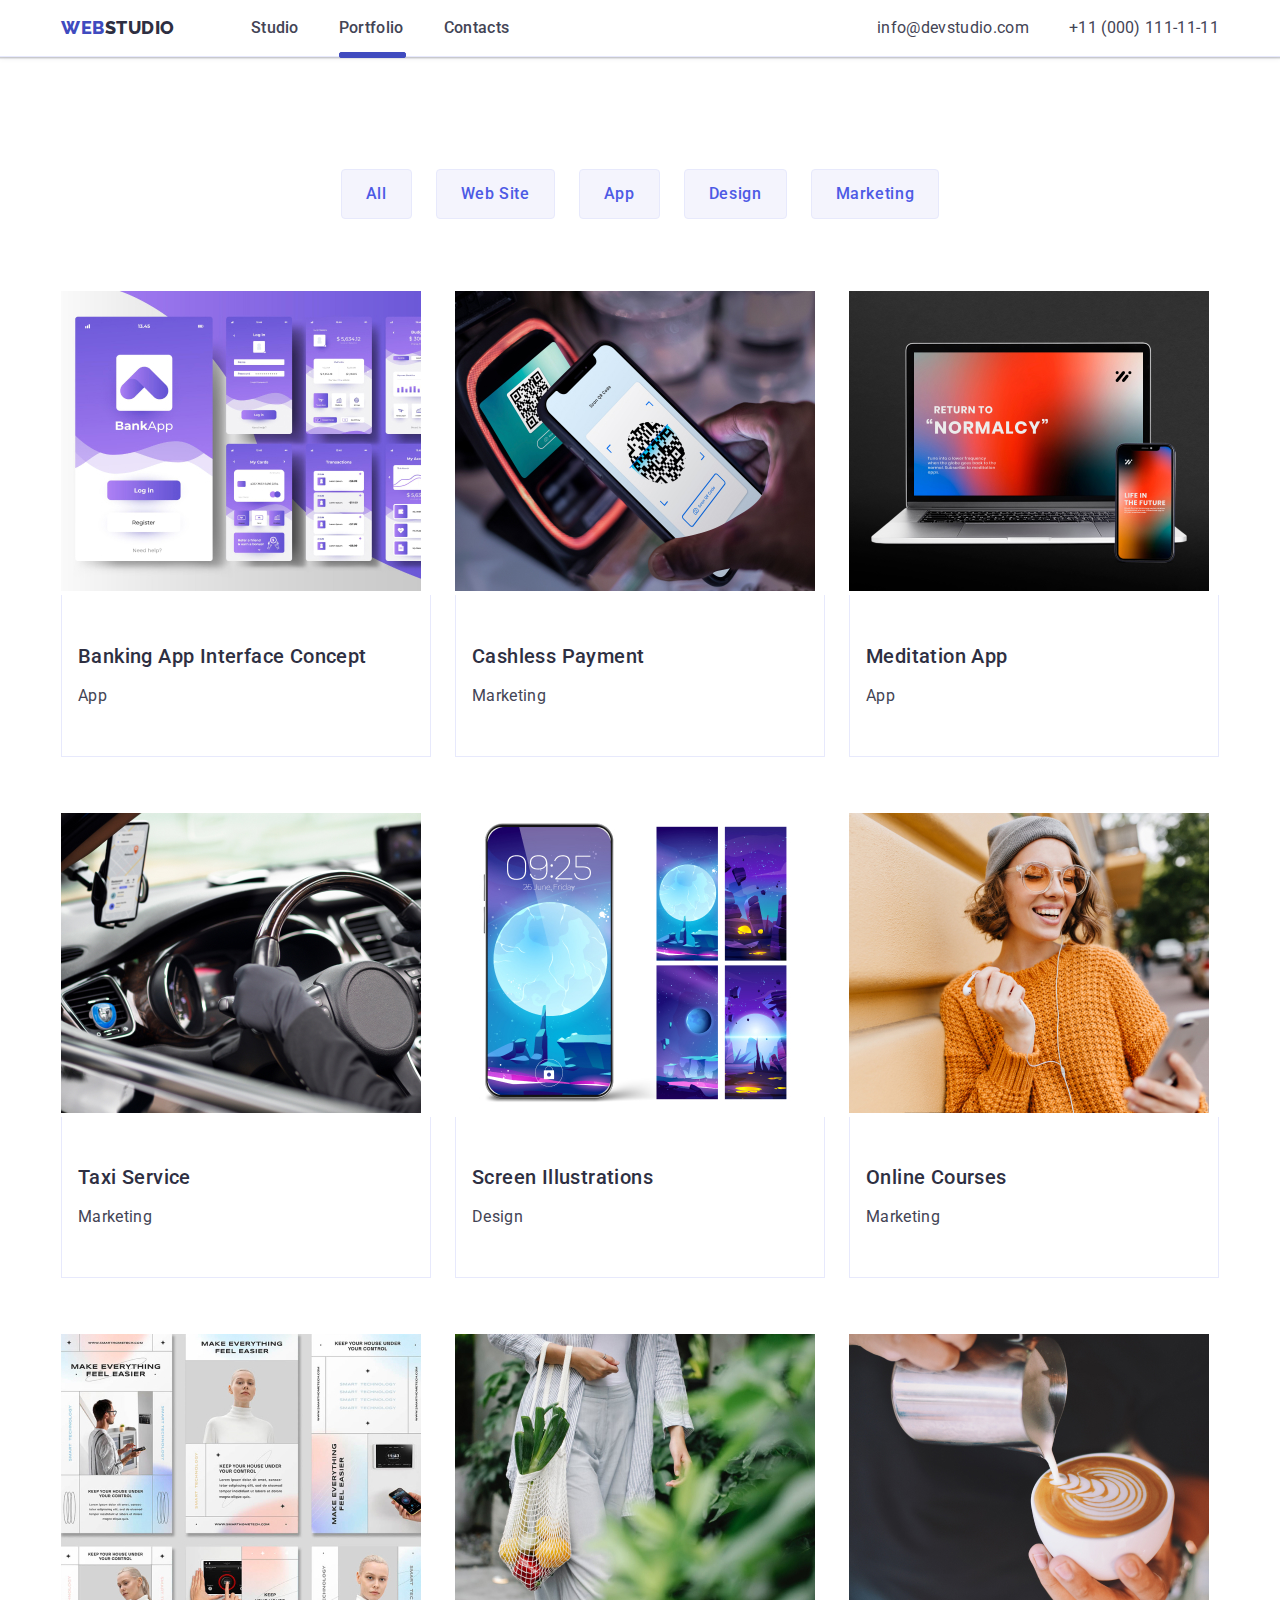
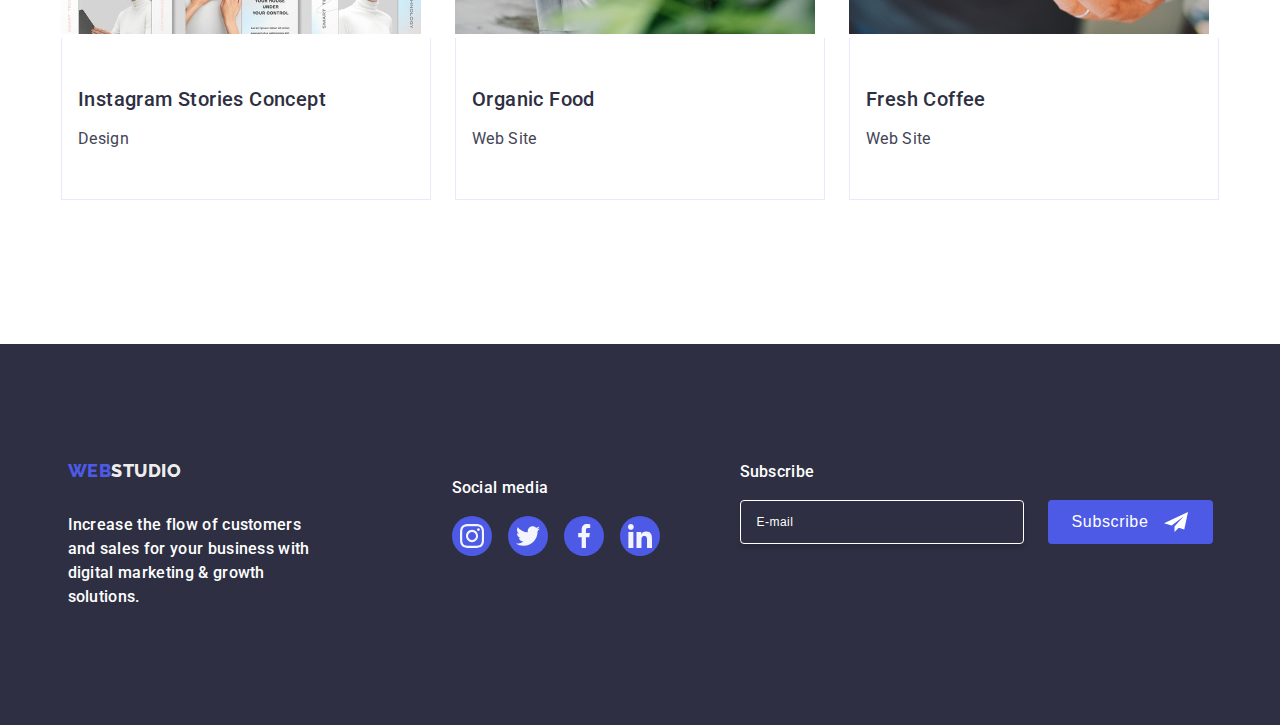
<file: portfolio.html>
<!DOCTYPE html>
<html lang="en">
  <head>
    <meta charset="UTF-8" />
    <meta name="viewport" content="width=device-width, initial-scale=1.0" />
    <link
      rel="stylesheet"
      href="https://cdnjs.cloudflare.com/ajax/libs/modern-normalize/2.0.0/modern-normalize.min.css"
      integrity="sha512-4xo8blKMVCiXpTaLzQSLSw3KFOVPWhm/TRtuPVc4WG6kUgjH6J03IBuG7JZPkcWMxJ5huwaBpOpnwYElP/m6wg=="
      crossorigin="anonymous"
      referrerpolicy="no-referrer"
    />
    <link rel="preconnect" href="https://fonts.googleapis.com" />
    <link rel="preconnect" href="https://fonts.gstatic.com" crossorigin />
    <link
      href="https://fonts.googleapis.com/css2?family=Raleway:wght@700&family=Roboto:wght@400;500;700;900&display=swap"
      rel="stylesheet"
    />
    <link rel="stylesheet" href="./css/styles.css" />
    <title>Portfolio</title>
  </head>
  <body class="big-body">
    <!-- Header -->
    <header class="main-header">
      <div class="div-class container">
        <nav class="nav-nav">
          <a href="./index.html" class="logo link modal-link"
            >Web<span class="logo-span">Studio</span></a
          >
  
          <ul class="nav-bar list">
            <li><a href="./index.html" class="tab-bar link">Studio</a></li>
            <li>
              <a
                href="./portfolio.html"
                class="tab-bar link underline-portfolio"
                >Portfolio</a
              >
            </li>
            <li><a href="" class="tab-bar link">Contacts</a></li>
          </ul>
        </nav>
        <address class="address-bar">
          <ul class="list list-class">
            <li>
              <a href="mailto:info@devstudio.com" class="address-elm link"
                >info@devstudio.com</a
              >
            </li>
            <li>
              <a href="tel:+110001111111" class="address-elm link">
                +11 (000) 111-11-11</a
              >
            </li>
          </ul>
        </address>
      </div>
    </header>
    <main>
      <section class="porto-section">
        <!--section-buttons-->
        <div class="container">
          <h1 class="visually-hidden">Everithing you need</h1>
          <ul class="list porto-list">
            <li><button type="button" class="push-me">All</button></li>
            <li><button type="button" class="push-me">Web Site</button></li>
            <li><button type="button" class="push-me">App</button></li>
            <li><button type="button" class="push-me">Design</button></li>
            <li><button type="button" class="push-me">Marketing</button></li>
          </ul>
          <!--section-photoes-->
          <ul class="list big-list">
            <li class="big-li">
              <a href="" class="link link-porto">
                <div class="modal-div-img">
                  <img
                    src="./images/img11.jpg"
                    alt="an-app-image"
                    width="360"
                  />
                  <p class="modal-p-img">
                    14 Stylish and User-Friendly App Design Concepts · Task
                    Manager App · Calorie Tracker App · Exotic Fruit Ecommerce
                    App · Cloud Storage App
                  </p>
                </div>
                <div class="about-link">
                  <h2 class="photo-line">Banking App Interface Concept</h2>
                  <p class="p-line">App</p>
                </div></a
              >
            </li>
            <li class="big-li">
              <a href="" class="link link-porto">
                <div class="modal-div-img">
                  <img
                    src="./images/img21.jpg"
                    alt="photo-cashless-payment"
                    width="360"
                  />
                  <p class="modal-p-img">
                    14 Stylish and User-Friendly App Design Concepts · Task
                    Manager App · Calorie Tracker App · Exotic Fruit Ecommerce
                    App · Cloud Storage App
                  </p>
                </div>
                <div class="about-link">
                  <h2 class="photo-line">Cashless Payment</h2>
                  <p class="p-line">Marketing</p>
                </div></a
              >
            </li>
            <li class="big-li">
              <a href="" class="link link-porto">
                <div class="modal-div-img">
                  <img
                    src="./images/img31.jpg"
                    alt="laptop-and-phone"
                    width="360"
                  />
                  <p class="modal-p-img">
                    14 Stylish and User-Friendly App Design Concepts · Task
                    Manager App · Calorie Tracker App · Exotic Fruit Ecommerce
                    App · Cloud Storage App
                  </p>
                </div>
                <div class="about-link">
                  <h2 class="photo-line">Meditation App</h2>
                  <p class="p-line">App</p>
                </div></a
              >
            </li>
            <li class="big-li">
              <a href="" class="link link-porto">
                <div class="modal-div-img">
                  <img
                    src="./images/img41.jpg"
                    alt="car-dashboard"
                    width="360"
                  />
                  <p class="modal-p-img">
                    14 Stylish and User-Friendly App Design Concepts · Task
                    Manager App · Calorie Tracker App · Exotic Fruit Ecommerce
                    App · Cloud Storage App
                  </p>
                </div>
                <div class="about-link">
                  <h2 class="photo-line">Taxi Service</h2>
                  <p class="p-line">Marketing</p>
                </div></a
              >
            </li>
            <li class="big-li">
              <a href="" class="link link-porto">
                <div class="modal-div-img">
                  <img
                    src="./images/img51.jpg"
                    alt="phone-and-screens-phone"
                    width="360"
                  />
                  <p class="modal-p-img">
                    14 Stylish and User-Friendly App Design Concepts · Task
                    Manager App · Calorie Tracker App · Exotic Fruit Ecommerce
                    App · Cloud Storage App
                  </p>
                </div>
                <div class="about-link">
                  <h2 class="photo-line">Screen Illustrations</h2>
                  <p class="p-line">Design</p>
                </div></a
              >
            </li>
            <li class="big-li">
              <a href="" class="link link-porto">
                <div class="modal-div-img">
                  <img src="./images/img61.jpg" alt="youg-woman" width="360" />
                  <p class="modal-p-img">
                    14 Stylish and User-Friendly App Design Concepts · Task
                    Manager App · Calorie Tracker App · Exotic Fruit Ecommerce
                    App · Cloud Storage App
                  </p>
                </div>
                <div class="about-link">
                  <h2 class="photo-line">Online Courses</h2>
                  <p class="p-line">Marketing</p>
                </div></a
              >
            </li>
            <li class="big-li">
              <a href="" class="link link-porto">
                <div class="modal-div-img">
                  <img
                    src="./images/img71.jpg"
                    alt="instagram-stories"
                    width="360"
                  />
                  <p class="modal-p-img">
                    14 Stylish and User-Friendly App Design Concepts · Task
                    Manager App · Calorie Tracker App · Exotic Fruit Ecommerce
                    App · Cloud Storage App
                  </p>
                </div>
                <div class="about-link">
                  <h2 class="photo-line">Instagram Stories Concept</h2>
                  <p class="p-line">Design</p>
                </div></a
              >
            </li>
            <li class="big-li">
              <a href="" class="link link-porto">
                <div class="modal-div-img">
                  <img
                    src="./images/img81.jpg"
                    alt="bag-with-vegetabels"
                    width="360"
                  />
                  <p class="modal-p-img">
                    14 Stylish and User-Friendly App Design Concepts · Task
                    Manager App · Calorie Tracker App · Exotic Fruit Ecommerce
                    App · Cloud Storage App
                  </p>
                </div>
                <div class="about-link">
                  <h2 class="photo-line">Organic Food</h2>
                  <p class="p-line">Web Site</p>
                </div></a
              >
            </li>
            <li class="big-li">
              <a href="" class="link link-porto">
                <div class="modal-div-img">
                  <img
                    src="./images/img91.jpg"
                    alt="a-cup-of-coffee"
                    width="360"
                  />
                  <p class="modal-p-img">
                    14 Stylish and User-Friendly App Design Concepts · Task
                    Manager App · Calorie Tracker App · Exotic Fruit Ecommerce
                    App · Cloud Storage App
                  </p>
                </div>
                <div class="about-link">
                  <h2 class="photo-line">Fresh Coffee</h2>
                  <p class="p-line">Web Site</p>
                </div></a
              >
            </li>
          </ul>
        </div>
      </section>
    </main>
    <!-- Footer -->
    <footer class="big-toe">
      <div class="container footer-div">
        <div class="brake-point">
          <div class="second-footer-div">
            <a href="./index.html" class="logo link loggos-f"
              >Web<span class="span-logo">Studio</span></a
            >
            <p class="p-footer">
              Increase the flow of customers and sales for your business with
              digital marketing & growth solutions.
            </p>
          </div>
          <div class="social-media-div">
            <p class="second-p-footer">Social media</p>
            <ul class="list-of-media-footer">
              <li class="list-of-four">
                <a class="the-four-elm" href="">
                  <svg class="svg-of-the-four" width="24" height="24">
                    <use href="./images/icons.svg#logoinstagram"></use>
                  </svg>
                </a>
              </li>
              <li class="list-of-four">
                <a class="the-four-elm" href="">
                  <svg class="svg-of-the-four" width="24" height="24">
                    <use href="./images/icons.svg#logotwitter"></use>
                  </svg>
                </a>
              </li>
              <li class="list-of-four">
                <a class="the-four-elm" href="">
                  <svg class="svg-of-the-four" width="24" height="24">
                    <use href="./images/icons.svg#logofacebook"></use>
                  </svg>
                </a>
              </li>
              <li class="list-of-four">
                <a class="the-four-elm" href="">
                  <svg class="svg-of-the-four" width="24" height="24">
                    <use href="./images/icons.svg#logolinkedin"></use>
                  </svg>
                </a>
              </li>
            </ul>
          </div>
        </div>
        <div class="third-footer-div">
          <p class="second-p-footer">Subscribe</p>
          <form class="form-footer">
            <label class="label-footer" for="subscribe">
              <input
                class="input-footer"
                id="subscribe"
                type="email"
                name="text"
                placeholder="E-mail"
              />
            </label>
            <button class="subscribe-button" type="submit">
              Subscribe
              <svg class="subscribe-svg" width="24" height="24">
                <use href="./images/icons.svg#avionhirtie"></use>
              </svg>
            </button>
          </form>
        </div>
      </div>
    </footer>
    <!-- Mobile menu -->
   
<!-- Script -->
    
  </body>
</html>
</file>
<file: css/styles.css>
:root {
  --white-color: #ffffff;
  --navy-color: #2e2f42;
  --iris-color: #4d5ae5;
  --ocean-color: #404bbf;
  --cloud-color: #f4f4fd;
  --slate-color: #434455;
}

/*Global Styles*/
body {
  color: var(--slate-color);
  font-family: "Roboto", sans-serif;
}
.big-body {
  max-width: 1440px;
  margin: 0 auto;
}
/*Header*/

.main-header {
  border-bottom: 1px solid #e7e9fc;
  box-shadow: 0px 2px 1px rgba(46, 47, 66, 0.08),
    0px 1px 1px rgba(46, 47, 66, 0.16), 0px 1px 6px rgba(46, 47, 66, 0.08);
  position: relative;
}
.div-class {
  display: flex;
  justify-content: space-between;
  position: relative;
}
.container {
  max-width: 1158px;
  margin: 0 auto;
  padding: 0 15px;
}
.nav-nav {
  display: flex;
  align-items: center;
}
.logo {
  font-family: "Raleway", sans-serif;
  font-weight: 800;
  font-size: 18px;
  line-height: 1.17;
  letter-spacing: 0.03em;
  text-transform: uppercase;
  color: var(--iris-color);
  margin-right: 76px;
}
.link {
  text-decoration: none;
}
.modal-link {
  color: var(--ocean-color);
}
.logo-span {
  color: var(--navy-color);
}
.list {
  list-style: none;
  padding: 0;
}
.nav-bar {
  list-style: none;
  display: flex;
  gap: 40px;
}
.tab-bar {
  font-weight: 500;
  font-size: 16px;
  line-height: 1.5;
  letter-spacing: 0.02em;
  color: var(--slate-color);
  padding: 24px 0;
  position: relative;
  transition: color 250ms cubic-bezier(0.4, 0, 0.2, 1);
}
.tab-bar::after {
  content: "";
  position: absolute;
  left: 0;
  bottom: -1px;
  height: 4px;
  border-radius: 2px;
  background-color: var(--ocean-color);
}
.tab-bar:hover,
.tab-bar:focus {
  color: var(--ocean-color);
}
.underline-studio::after {
  display: block;
  content: "";
  width: 100%;
  max-height: 4px;
  border-radius: 2px;
  background: #404bbf;
  border: 1px solid #404bbf;
  position: absolute;
  left: 0;
  top: 58px;
}
.underline-portfolio::after {
  display: block;
  content: "";
  width: 100%;
  max-height: 4px;
  border-radius: 2px;
  background: #404bbf;
  border: 1px solid #404bbf;
  position: absolute;
  left: 0;
  top: 58px;
}
.tab-bar:focus .svg-nav {
  max-width: 48px;
  max-height: 4px;
}
.address-bar {
  font-style: normal;
  list-style-type: none;
  display: flex;
  align-items: center;
  gap: 40px;
}
.list-class {
  display: flex;
  gap: 40px;
}
.address-elm {
  font-weight: 400;
  font-size: 16px;
  line-height: 1.5;
  letter-spacing: 0.02em;
  color: var(--slate-color);
  text-decoration: none;
}
.address-elm:hover,
.address-elm:focus {
  color: var(--ocean-color);
}

/*Section 1*/

.hero-section {
  padding: 188px 0;
  margin: auto;
}
.styling {
  background-image: linear-gradient(
      rgba(46, 47, 66, 0.7),
      rgba(46, 47, 66, 0.7)
    ),
    url(../images/people-office.jpg);

  background-repeat: no-repeat;
  background-position: center;
  background-size: cover;
}
.hero-title {
  color: var(--white-color);
  margin: 0 auto;
  font-size: 56px;
  line-height: 1.07;
  text-align: center;
  letter-spacing: 0.02em;
  max-width: 496px;
}
.hero-button {
  margin: 0 auto;
  background-color: var(--IRIS, #4d5ae5);
  font-family: "Roboto", sans-serif;
  font-weight: 500;
  font-size: 16px;
  line-height: 1.5;
  letter-spacing: 0.04em;
  color: var(--WHITE, #fff);
  display: block;
  min-width: 169px;
  min-height: 56px;
  border: none;
  border-radius: 4px;
  cursor: pointer;
  margin-top: 48px;
}
.hero-button:hover,
.hero-button:focus {
  background-color: var(--ocean-color);
}

/* Section 2 */

.how-to-do-it {
  padding: 120px 0;
}
.visually-hidden {
  position: absolute;
  width: 1px;
  height: 1px;
  margin: -1px;
  border: 0;
  padding: 0;
  white-space: nowrap;
  clip-path: inset(100%);
  clip: rect(0 0 0 0);
  overflow: hidden;
}
.best-list {
  display: flex;
  gap: 24px;
  padding: 0;
}
.best-list-elm {
  width: 100%;
  min-width: 264px;
}
.icons {
  display: flex;
  align-items: center;
  justify-content: center;
  height: 112px;
  background-color: var(--cloud-color);
  border-radius: 4px;
  margin-bottom: 8px;
}
.joker {
  color: var(--navy-color);
  font-weight: 500;
  font-size: 20px;
  line-height: 1.2;
  letter-spacing: 0.02em;
  margin-bottom: 8px;
  text-align: center;
}
.joker-plus {
  width: calc((100% - 72px) / 4);
}
.the-joker {
  font-size: 16px;
  line-height: 1.5;
  letter-spacing: 0.02em;
}

/* Sectia 3 */

.what-we-do {
  padding-bottom: 120px;
}
.what-we-do-list {
  display: flex;
  gap: 24px;
  padding: 0;
}
.team-and-job {
  color: var(--navy-color);
  font-size: 36px;
  line-height: 1.11;
  text-align: center;
  letter-spacing: 0.02em;
  text-transform: capitalize;
  margin-bottom: 72px;
}
.examples {
  flex-basis: calc((100% - 48px) / 3);
}

/* Section 4 */

.our-team {
  background-color: var(--cloud-color);
  padding: 120px 0;
}
.our-team-list {
  display: flex;
  gap: 24px;
  padding: 0;
}
.employee-list {
  flex-basis: calc((100% - 3 * 24px) / 4);
  border-radius: 0px 0px 4px 4px;
  background: var(--WHITE, #fff);
  box-shadow: 0px 2px 1px 0px rgba(46, 47, 66, 0.08),
    0px 1px 1px 0px rgba(46, 47, 66, 0.16),
    0px 1px 6px 0px rgba(46, 47, 66, 0.08);
}
.about-employee {
  padding: 32px 0;
}
.plus {
  text-align: center;
}
.media-employee {
  display: flex;
  gap: 24px;
  list-style: none;
  justify-content: center;
  padding-left: 0;
}
.list-team-svg {
  min-width: 40px;
  min-height: 40px;
}
.link-media {
  width: 100%;
  height: 100%;
  background-color: var(--iris-color);
  border-radius: 50%;
  display: flex;
  align-items: center;
  justify-content: center;
}
.link-media:hover,
.link-media:focus {
  background-color: #404bbf;
}
.svg-media {
  fill: #f4f4fd;
}

/* Section 5 */

.customers {
  padding: 120px 0;
}
.customers-title {
  font-family: "Roboto", sans-serif;
  font-size: 36px;
  line-height: 1.11;
  color: #2e2f42;
  margin-bottom: 72px;
  text-align: center;
}
.list-of-media-channels {
  display: flex;
  gap: 24px;
  list-style: none;

  padding-left: 0;
}
.list-of-six {
  min-height: 88px;
  min-width: calc((100% - 120px) / 6);
}
.the-six-elm {
  width: 100%;
  height: 100%;
  border: 1px solid #8e8f99;
  border-radius: 4px;
  display: flex;
  align-items: center;
  justify-content: center;
  color: #8e8f99;
}
.the-six-elm:hover,
.the-six-elm:focus {
  border-color: #404bbf;
  color: #404bbf;
}
.svg-of-the-six {
  fill: currentColor;
}

/* Footer */

.big-toe {
  background-color: #2e2f42;
  margin: 0 auto;
  padding: 100px 0;
  display: flex;
}
.footer-div {
  align-items: baseline;
  display: flex;
}
.brake-point {
  display: flex;
}
.second-footer-div {
  margin-right: 120px;
}
.loggos-f {
  display: inline-block;
  margin-bottom: 16px;
}
.span-logo {
  color: #f4f4f4fd;
}
.p-footer {
  font-weight: 500;
  font-size: 16px;
  line-height: 1.5;
  letter-spacing: 0.02em;
  color: #ffffffff;
  margin-bottom: 16px;
  max-width: 264px;
}
.social-media-div {
  margin-right: 80px;
}
.second-p-footer {
  margin-bottom: 16px;
  font-weight: 500;
  font-size: 16px;
  line-height: 1.5;
  letter-spacing: 0.02em;
  color: #ffffffff;
}
.list-of-media-footer {
  display: flex;
  gap: 16px;
  list-style: none;
  padding-left: 0;
}
.list-of-four {
  min-width: 40px;
  min-height: 40px;
}
.the-four-elm {
  width: 100%;
  height: 100%;
  background-color: #4d5ae5;
  min-width: 40px;
  min-height: 40px;
  border-radius: 50%;
  display: flex;
  align-items: center;
  justify-content: center;
  transition: background-color 250ms cubic-bezier(0.4, 0, 0.2, 1);
}
.the-four-elm:hover,
.the-four-elm:focus {
  background-color: #31d0aa;
}
.svg-of-the-four {
  fill: #f4f4f4fd;
}
.third-footer-div {
  display: flex;
  flex-direction: column;
}
.form-footer {
  display: flex;
  gap: 24px;
}
.label-footer {
  display: flex;
  gap: 24px;
}
.input-footer {
  color: #ffffff;
  min-width: 264px;
  min-height: 40px;
  border: 1px solid #ffffff;
  background-color: transparent;
  font-size: 12px;
  line-height: 1.5;
  letter-spacing: 0.04em;
  padding-left: 16px;
  box-shadow: 0px 4px 4px 0px rgba(0, 0, 0, 0.15);
  border-radius: 4px;
}
::placeholder {
  color: #ffffff;
}

.subscribe-button {
  min-width: 165px;
  min-height: 40px;
  display: flex;
  align-items: center;
  justify-content: center;
  font-size: 16px;
  font-weight: 500;
  line-height: 1.5;
  letter-spacing: 0.04em;
  color: #fff;
  cursor: pointer;
  background-color: #4d5ae5;
  border: none;
  border-radius: 4px;
}
.subscribe-svg {
  margin-left: 16px;
}

/* Modal */

.modal-script {
  z-index: 10;
  position: fixed;
  top: 0;
  left: 0;
  width: 100%;
  height: 100%;
  background-color: rgba(46, 47, 66, 0.4);
  transition: opacity 250ms cubic-bezier(0.4, 0, 0.2, 1),
    visibility 250ms cubic-bezier(0.4, 0, 0.2, 1);
}
.is-hidden {
  opacity: 0;
  visibility: hidden;
  pointer-events: none;
}
.modal-window {
  position: absolute;
  top: 50%;
  left: 50%;
  transform: translate(-50%, -50%) scale(1);
  max-width: 408px;
  max-height: 584px;
  background: #fcfcfc;
  box-shadow: 0px 1px 1px rgba(0, 0, 0, 0.14), 0px 1px 3px rgba(0, 0, 0, 0.12),
    0px 2px 1px rgba(0, 0, 0, 0.2);
  border-radius: 4px;
  transition: transform 250ms cubic-bezier(0.4, 0, 0.2, 1);
  padding: 72px 24px 24px 24px;
}
.modal-close {
  position: absolute;
  display: flex;
  align-items: center;
  justify-content: center;
  cursor: pointer;
  min-width: 24px;
  min-height: 24px;
  background-color: #e7e9fc;
  border-radius: 50%;
  border: 1px solid rgba(0, 0, 0, 0.1);
  top: 24px;
  right: 24px;
  padding: 0;
  transition: background-color 250ms cubic-bezier(0.4, 0, 0.2, 1),
    border 250ms cubic-bezier(0.4, 0, 0.2, 1);
}
.modal-close:hover,
.modal-close:focus {
  border: none;
  background-color: #404bbf;
  fill: #ffffff;
}
.modal-svg {
  transition: fill 250ms cubic-bezier(0.4, 0, 0.2, 1);
}
.p-modal {
  font-weight: 500;
  font-size: 16px;
  line-height: 1.5;
  text-align: center;
  letter-spacing: 0.02em;
  color: #2e2f42;
  margin-bottom: 16px;
}
.modal-form-div {
  margin-bottom: 8px;
}
.modal-label {
  font-size: 12px;
  line-height: 1.17;
  letter-spacing: 0.04em;
  color: #8e8f99;
  display: block;
  margin-bottom: 4px;
}
.modal-label-div {
  position: relative;
}
.modal-input {
  width: 100%;
  min-height: 40px;
  border: 1px solid rgba(46, 47, 66, 0.4);
  border-radius: 4px;
  background-color: transparent;
  padding-left: 38px;
  outline: transparent;
  transition: border-color 250ms cubic-bezier(0.4, 0, 0.2, 1);
}
.modal-input:focus {
  border-color: #4d5ae5;
}
.modal-input:focus + .modal-form-svg {
  fill: #4d5ae5;
}
.modal-form-svg {
  position: absolute;
  left: 16px;
  top: 50%;
  transform: translateY(-50%);
  transition: fill 250ms cubic-bezier(0.4, 0, 0.2, 1);
}
.modal-textarea-div {
  margin-bottom: 16px;
}
.modal-textarea::placeholder {
  color: #8e8f99;
}
.modal-textarea {
  width: 100%;
  min-height: 120px;
  font-size: 12px;
  line-height: 1.17;
  letter-spacing: 0.04em;
  color: rgba(46, 47, 66, 0.4);
  border: 1px solid rgba(46, 47, 66, 0.4);
  border-radius: 4px;
  background-color: transparent;
  padding: 8px 16px;
  outline: transparent;
  resize: none;
  transition: border-color 250ms cubic-bezier(0.4, 0, 0.2, 1);
}
.modal-textarea:focus {
  border-color: #4d5ae5;
}
.modal-five-div {
  margin-bottom: 24px;
}
.input-checkbox:checked + .label-checkbox span:first-child {
  background-color: #404bbf;
  border: none;
  fill: #f4f4fd;
}
.label-checkbox {
  display: block;
  font-size: 12px;
  line-height: 1.17;
  letter-spacing: 0.04em;
  color: #8e8f99;
}
.span-checkbox {
  min-width: 16px;
  min-height: 16px;
  border: 1px solid rgba(46, 47, 66, 0.4);
  border-radius: 2px;
  transition: background-color 250ms cubic-bezier(0.4, 0, 0.2, 1),
    border 250ms cubic-bezier(0.4, 0, 0.2, 1),
    fill 250ms cubic-bezier(0.4, 0, 0.2, 1);
  display: inline-flex;
  align-items: center;
  justify-content: center;
  fill: transparent;
}
.svg-checkbox {
  min-block-size: 10px;
  min-height: 10px;
}
.link-checkbox {
  color: #4d5ae5;
}
.modal-form-button {
  display: block;
  margin: auto;
  min-width: 169px;
  min-height: 56px;
  font-size: 16px;
  font-weight: 500;
  line-height: 1.5;
  letter-spacing: 0.04em;
  color: #ffffff;
  cursor: pointer;
  background-color: #4d5ae5;
  border: none;
  border-radius: 4px;
  transition: background-color 250ms cubic-bezier(0.4, 0, 0.2, 1);
}

/* Mobile menu */

.menu-toggle {
  min-height: 40px;
  min-width: 40px;
  display: flex;
  align-items: center;
  justify-content: center;
  margin: 0;
  padding: 0;
  background-color: transparent;
  cursor: pointer;
  border: none;
  border-radius: 50%;
  outline: none;
}

.menu-icon {
  fill: var(--navy-blue);
  margin-top: 10px;
  position: absolute;
  right: 0;
  top: 10px;
}

.menu-container {
  position: fixed;
  top: 0;
  left: 0;
  width: 100vw;
  height: 100vh;
  padding: 32px;
  background: var(--WHITE, #fff);
  box-shadow: 0px 1px 6px 0px rgba(46, 47, 66, 0.08),
    0px 1px 1px 0px rgba(46, 47, 66, 0.16),
    0px 2px 1px 0px rgba(46, 47, 66, 0.08);
  z-index: 999;

  transform: translateX(100%);
  transition: transform 250ms ease-in-out;
}

.menu-container.is-open {
  transform: translateX(0);
}

.menu-container .menu-toggle {
  position: absolute;
  top: 16px;
  right: 16px;
  color: #fff;
}

.mobile-menu {
  padding: 0;
  margin: 0;
  list-style: none;
}

.mobile-menu .link {
  display: block;
  padding: 10px;
  color: #fff;
  text-decoration: none;
}

.topline-link-menu {
  display: flex;
  flex-direction: column;
  align-items: flex-start;
  justify-content: space-between;
  gap: 40px;
  margin-top: 80px;
}

.topline-section-menu {
  color: var(--NAVY-BLUE, #2e2f42);
  font-size: 36px;
  font-weight: 700;
  line-height: 111.111%;
  letter-spacing: 0.72px;
  text-transform: capitalize;
  margin-bottom: 40px;
}

.topline-section-menu:hover,
.topline-section-menu:focus {
  color: var(--OCEAN, #404bbf);
}

.topline-address-menu {
  display: flex;
  flex-wrap: wrap;
  flex-direction: var(--flex-direction);
  justify-content: center;
  align-items: center;
  margin-top: 24px;
  gap: 40px;
  margin-top: 400px;
}

.address-menu-phone {
  color: var(--IRIS, #4d5ae5);
  font-size: 36px;
  font-weight: 700;
  line-height: 111.111%;
  letter-spacing: 0.72px;
  text-transform: capitalize;
}

.address-menu-email {
  color: var(--SLATE, #434455);
  font-size: 20px;
  font-weight: 500;
  line-height: 120%;
  letter-spacing: 0.4px;
}

.footer-social-side-menu {
  margin: 48px;
}

.footer-social-bar-menu {
  display: flex;
  flex-direction: row;
  justify-content: center;
  align-items: center;
  gap: 56px;
  padding-left: 0px;
}

.close-svg-menu {
  fill: var(--navy-blue);
  transition: fill 250ms cubic-bezier(0.4, 0, 0.2, 1);
}

.close-svg-meniu:hover,
.close-svg-meniu:focus {
  fill: #ffffff;
}

/* Portfolio */

.porto-section {
  padding: 96px 0 120px 0;
}
.porto-list {
  display: flex;
  padding: 0;
  justify-content: center;
  gap: 24px;
  margin-bottom: 72px;
}
.push-me {
  font-family: "Roboto", sans-serif;
  font-weight: 500;
  font-size: 16px;
  line-height: 1.5;
  letter-spacing: 0.04em;
  color: #4d5ae5;
  background-color: #f4f4fd;
  padding: 12px 24px;
  border: 1px solid #e7e9fc;
  border-radius: 4px;
  cursor: pointer;
  transition: color 250ms cubic-bezier(0.4, 0, 0.2, 1),
    background-color 250ms cubic-bezier(0.4, 0, 0.2, 1),
    border-color 250ms cubic-bezier(0.4, 0, 0.2, 1),
    box-shadow 250ms cubic-bezier(0.4, 0, 0.2, 1);
}
.push-me:hover,
.push-me:focus {
  color: #ffffffff;
  background-color: #404bbf;
  border: 1px solid transparent;
  box-shadow: 0px 3px 1px rgba(0, 0, 0, 0.1), 0px 2px 1px rgba(0, 0, 0, 0.08),
    0px 2px 2px rgba(0, 0, 0, 0.12);
}
.big-list {
  display: flex;
  padding: 0;
  flex-wrap: wrap;
  column-gap: 24px;
  row-gap: 48px;
}
.big-li {
  width: calc((100% - 48px) / 3);
}
.link-porto {
  display: block;
  transition: box-shadow 250ms cubic-bezier(0.4, 0, 0.2, 1);
}
.link-porto:hover,
.link-porto:focus {
  box-shadow: 0px 1px 6px rgba(46, 47, 66, 0.08),
    0px 1px 1px rgba(46, 47, 66, 0.16), 0px 2px 1px rgba(46, 47, 66, 0.08);
}
.link-porto:hover .modal-p-img,
.link-porto:focus .modal-p-img {
  transform: translateY(0%);
}
.modal-div-img {
  position: relative;
  overflow: hidden;
}
.modal-p-img {
  position: absolute;
  top: 0;
  font-size: 16px;
  line-height: 1.5;
  letter-spacing: 0.02em;
  color: #f4f4f4fd;
  padding: 40px 32px;
  background-color: #4d5ae5;
  height: 100%;
  width: 100%;
  transform: translateY(100%);
  transition: transform 250ms cubic-bezier(0.4, 0, 0.2, 1);
}
.about-link {
  padding: 32px 16px;
  border: 1px solid #e7e9fc;
  border-top: 0;
  margin-bottom: 8px;
}
.photo-line {
  font-weight: 500;
  font-size: 20px;
  line-height: 1.2;
  letter-spacing: 0.02em;
  color: var(--navy-color);
  margin-bottom: 8px;
}
.p-line {
  font-size: 16px;
  line-height: 1.5;
  letter-spacing: 0.02em;
  color: var(--slate-color);
}

/* @media >=1158 */

@media screen and (width >=1158px) {
  .menu-toggle {
    display: none;
  }
}

/* @media-1158px */

@media screen and (max-width: 1158px) {
  /* Body */

  .big-body {
    display: flex;
    padding: 0;
    flex-wrap: wrap;
    width: 100%;
  }
  .container {
    min-width: 1158px;
  }
  /* Header */

  .nav-bar {
    margin-left: 150px;
  }
  .list-class {
    flex-direction: column;
    align-items: center;
    gap: 12px;
    padding-right: 1px;
  }
  .menu-toggle,
  .menu-container {
    display: none;
  }

  /* Section 1 */

  .styling {
    max-width: 100%;
    background-image: linear-gradient(
        rgba(46, 47, 66, 0.7),
        rgba(46, 47, 66, 0.7)
      ),
      url(../images/people-office.jpg);

    background-repeat: no-repeat;
    background-position: center;
    background-size: cover;
  }

  /* Section 2 */

  .best-list {
    display: flex;
    padding: 0;
    flex-wrap: wrap;
    justify-content: space-between;
  }
  .best-list-elm {
    display: flex;
    flex-direction: column;
    padding: 0 20px;
    align-items: flex-start;
    width: calc(calc(100% - 48px) / 2);
  }
  .joker-plus {
    font-size: 36px;
    font-style: normal;
    font-weight: 700;
    line-height: 40px;
    letter-spacing: 0.72px;
    text-transform: capitalize;
  }
  .the-joker {
    font-size: 16px;
    font-style: normal;
    font-weight: 500;
    line-height: 24px; /* 150% */
    letter-spacing: 0.32px;
    max-width: 356px;
  }
  .icons {
    display: none;
  }

  /* Section 3 */

  .what-we-do {
    display: none;
  }

  /* Section 4 */

  .our-team-list {
    display: flex;
    padding: 0;
    flex-wrap: wrap;
    justify-content: center;
  }
  .employee-list {
    display: flex;
    flex-direction: column;
    padding: 0 20px;
    width: calc(calc(100% - 264px) / 2);
  }
  .employee1,
  .employee3 {
    margin-left: 108px;
  }
  .employee2,
  .employee4 {
    margin-right: 108px;
  }

  /* Section 5 */

  .customers {
    margin: 96px 0;
    padding: 0;
  }

  .list-of-media-channels {
    display: flex;
    flex-wrap: wrap;
    justify-content: center;
    padding: 0 195px;
    row-gap: 72px;
    list-style: none;
  }
  .list-of-six {
    display: flex;
    flex-direction: column;
    max-width: 168px;
    width: calc(calc(100% - 168px) / 3);
  }

  /* Footer */
  .footer-div {
    display: flex;
    flex-direction: column;
    align-items: center;
  }
  .second-footer-div {
    margin-right: 124px;
  }
  .social-media-div {
    margin-right: 0;
  }
  .label-footer {
    min-width: 415px;
  }

  /* Portfolio */

  .big-list {
    display: flex;
    padding: 0;
    flex-wrap: wrap;
    justify-content: space-evenly;
  }
  .big-li {
    display: flex;
    flex-direction: column;
    padding: 0 20px;
    align-items: center;
    width: calc(calc(100% - 356px) / 2);
  }
}

/* @media-768px */

@media screen and (max-width: 768px) {
  .big-body {
    display: flex;
    padding: 0;
    flex-wrap: wrap;
    width: 100%;
  }

  /* Header */

  .modal-link {
    display: flex;
    padding: 23.5px 0;
  }
  .nav-bar,
  .list-class {
    display: none;
  }
  .menu-toggle {
    display: flex;
  }

  /* Section 2 */

  .best-list {
    display: flex;
    flex-direction: column;
    align-items: center;
  }
  .best-list-elm {
    display: flex;
    flex-direction: column;
    align-items: center;
    max-width: 396px;
  }
  .joker-plus {
    max-width: 396px;
    width: auto;
  }
  /* section 4 */

  .our-team-list {
    display: flex;
    flex-direction: column;
    align-items: center;
  }
  .employee-list {
    margin: 0;
    max-width: 264px;
  }

  /* Section 5 */

  .customers {
    margin: 96px 0;
    padding: 0;
  }

  .list-of-media-channels {
    display: flex;
    flex-wrap: wrap;
    justify-content: center;
    padding: 0 320px;
    row-gap: 16px;
    list-style: none;
  }
  .list-of-six {
    margin-bottom: 72px;
    display: flex;
    flex-direction: column;
    max-width: 190px;
    width: calc(calc(100% - 168px) / 2);
  }

  /* Footer */
  .brake-point {
    margin-top: 25px;
    display: flex;
    flex-direction: column;
  }
  .second-footer-div {
    margin: 0;
  }
  .loggos-f {
    display: flex;
    margin: 0;
    justify-content: center;
  }
  .p-footer {
    margin: 17.5px 0;
    max-width: 268px;
  }
  .second-p-footer {
    text-align: center;
    margin-top: 75px;
  }
  .list-of-media-footer {
    justify-content: center;
  }
  .form-footer {
    display: flex;
    flex-direction: column;
    align-items: center;
    margin-bottom: 50px;
  }
  .input-footer {
    min-width: 440px;
  }
  .subscribe-button {
    max-width: 165px;
  }
  /* Portfolio */

  .big-list {
    flex-direction: column;
    align-items: center;
  }
}
</file>
